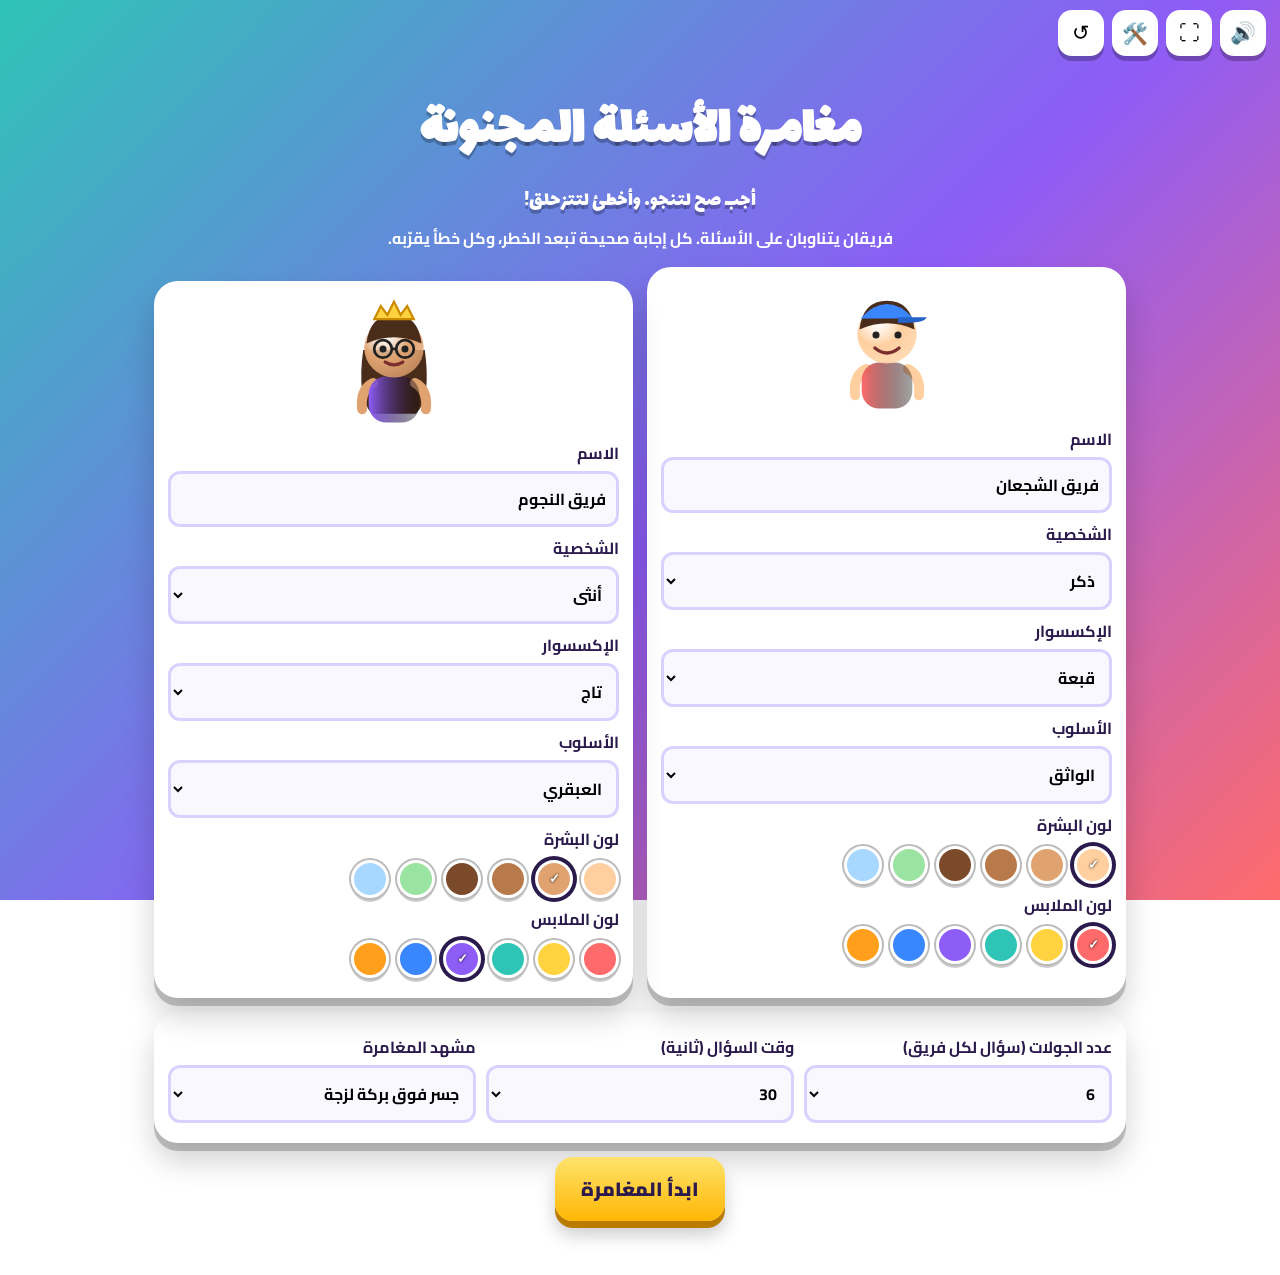
<file: index.html>
<!DOCTYPE html>
<html lang="ar" dir="rtl">
<head>
<meta charset="utf-8">
<meta name="viewport" content="width=device-width, initial-scale=1">
<title>مغامرة الأسئلة</title>
<link rel="preconnect" href="https://fonts.googleapis.com">
<link href="https://fonts.googleapis.com/css2?family=Cairo:wght@500;700;900&family=Lalezar&display=swap" rel="stylesheet">
<link rel="stylesheet" href="style.css">
</head>
<body>
<header class="bar">
  <button id="bSound" class="mini" aria-label="الصوت">🔊</button>
  <button id="bFull" class="mini" aria-label="ملء الشاشة">⛶</button>
  <a class="mini" href="builder.html" aria-label="محرّر اللعبة" style="text-decoration:none;display:grid;place-items:center">🛠️</a>
  <button id="bReset" class="mini" aria-label="إعادة اللعبة">↺</button>
</header>
<main>
<section id="s-start" class="screen">
  <h1 id="title"></h1><h2 id="subtitle"></h2><p id="desc"></p>
  <div id="setup" class="duo"></div>
  <div class="card opts">
    <label>عدد الجولات (سؤال لكل فريق) <select id="oCount"></select></label>
    <label>وقت السؤال (ثانية) <select id="oTime"></select></label>
    <label>مشهد المغامرة <select id="oScene"></select></label>
  </div>
  <button id="bStart" class="big">ابدأ المغامرة</button>
</section>

<section id="s-play" class="screen" hidden>
  <div class="duo" id="arena"></div>
  <div class="card q">
    <div class="row"><b id="qTurn"></b><span id="qCat" class="tag"></span><span id="qPts" class="tag"></span><span id="qTime" class="timer" role="timer">0</span></div>
    <p id="qText"></p>
    <div id="qOpts" class="opts4"></div>
    <div id="jk" class="row"></div>
    <div id="qAns" class="ans" hidden></div>
    <p id="qMsg" class="msg" aria-live="polite"></p>
    <div class="row" id="judge">
      <button id="bOk" class="big ok">✔ إجابة صحيحة</button>
      <button id="bNo" class="big no">✖ إجابة خاطئة</button>
    </div>
    <button id="bNext" class="big" hidden>التالي</button>
  </div>
</section>

<section id="s-end" class="screen" hidden>
  <h1 id="endTitle"></h1>
  <div class="duo" id="endArena"></div>
  <p id="endScore" class="msg"></p>
  <div class="row">
    <button id="bSkip" class="big alt">تخطي المشهد</button>
    <button id="bAgain" class="big">إعادة اللعب</button>
    <button id="bNew" class="big alt">لعبة جديدة</button>
  </div>
</section>
</main>
<div id="confetti" aria-hidden="true"></div>
<script src="config.js"></script>
<script src="store.js"></script>
<script src="game.js"></script>
</body>
</html>
</file>
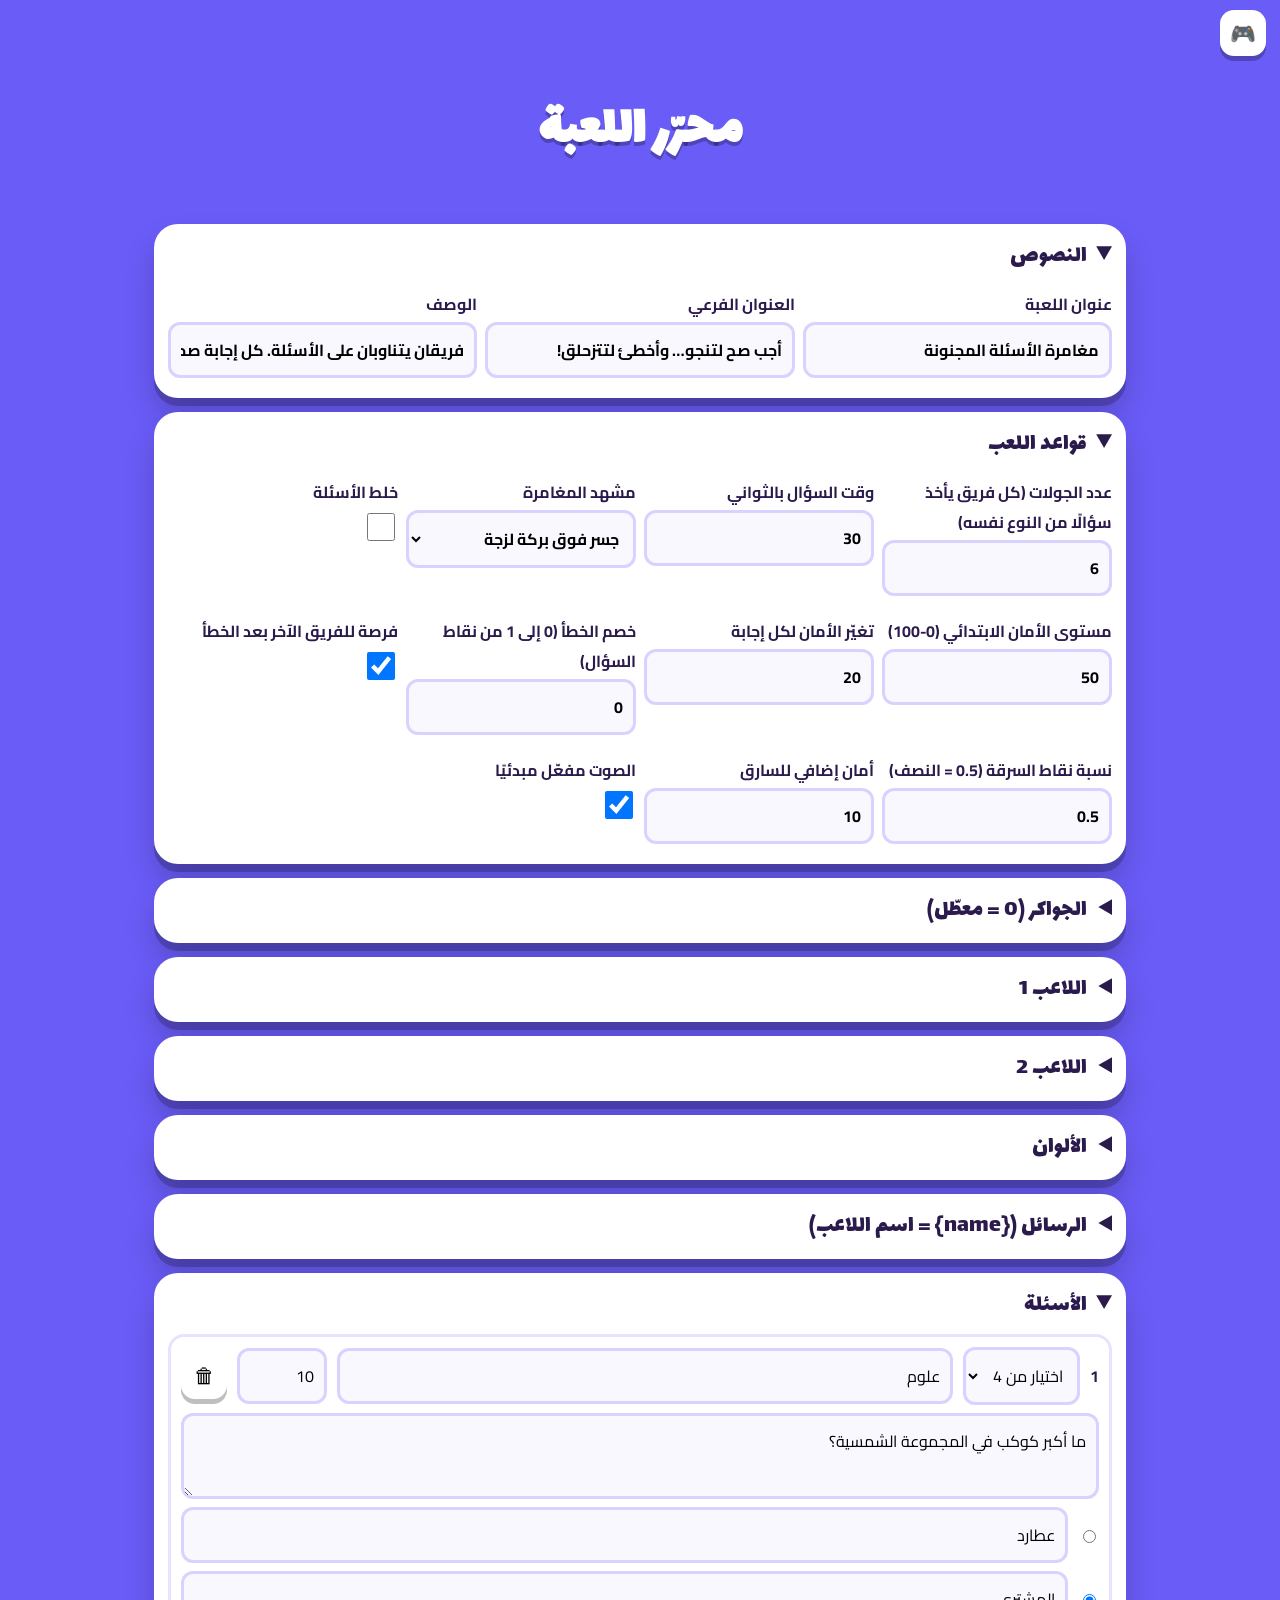
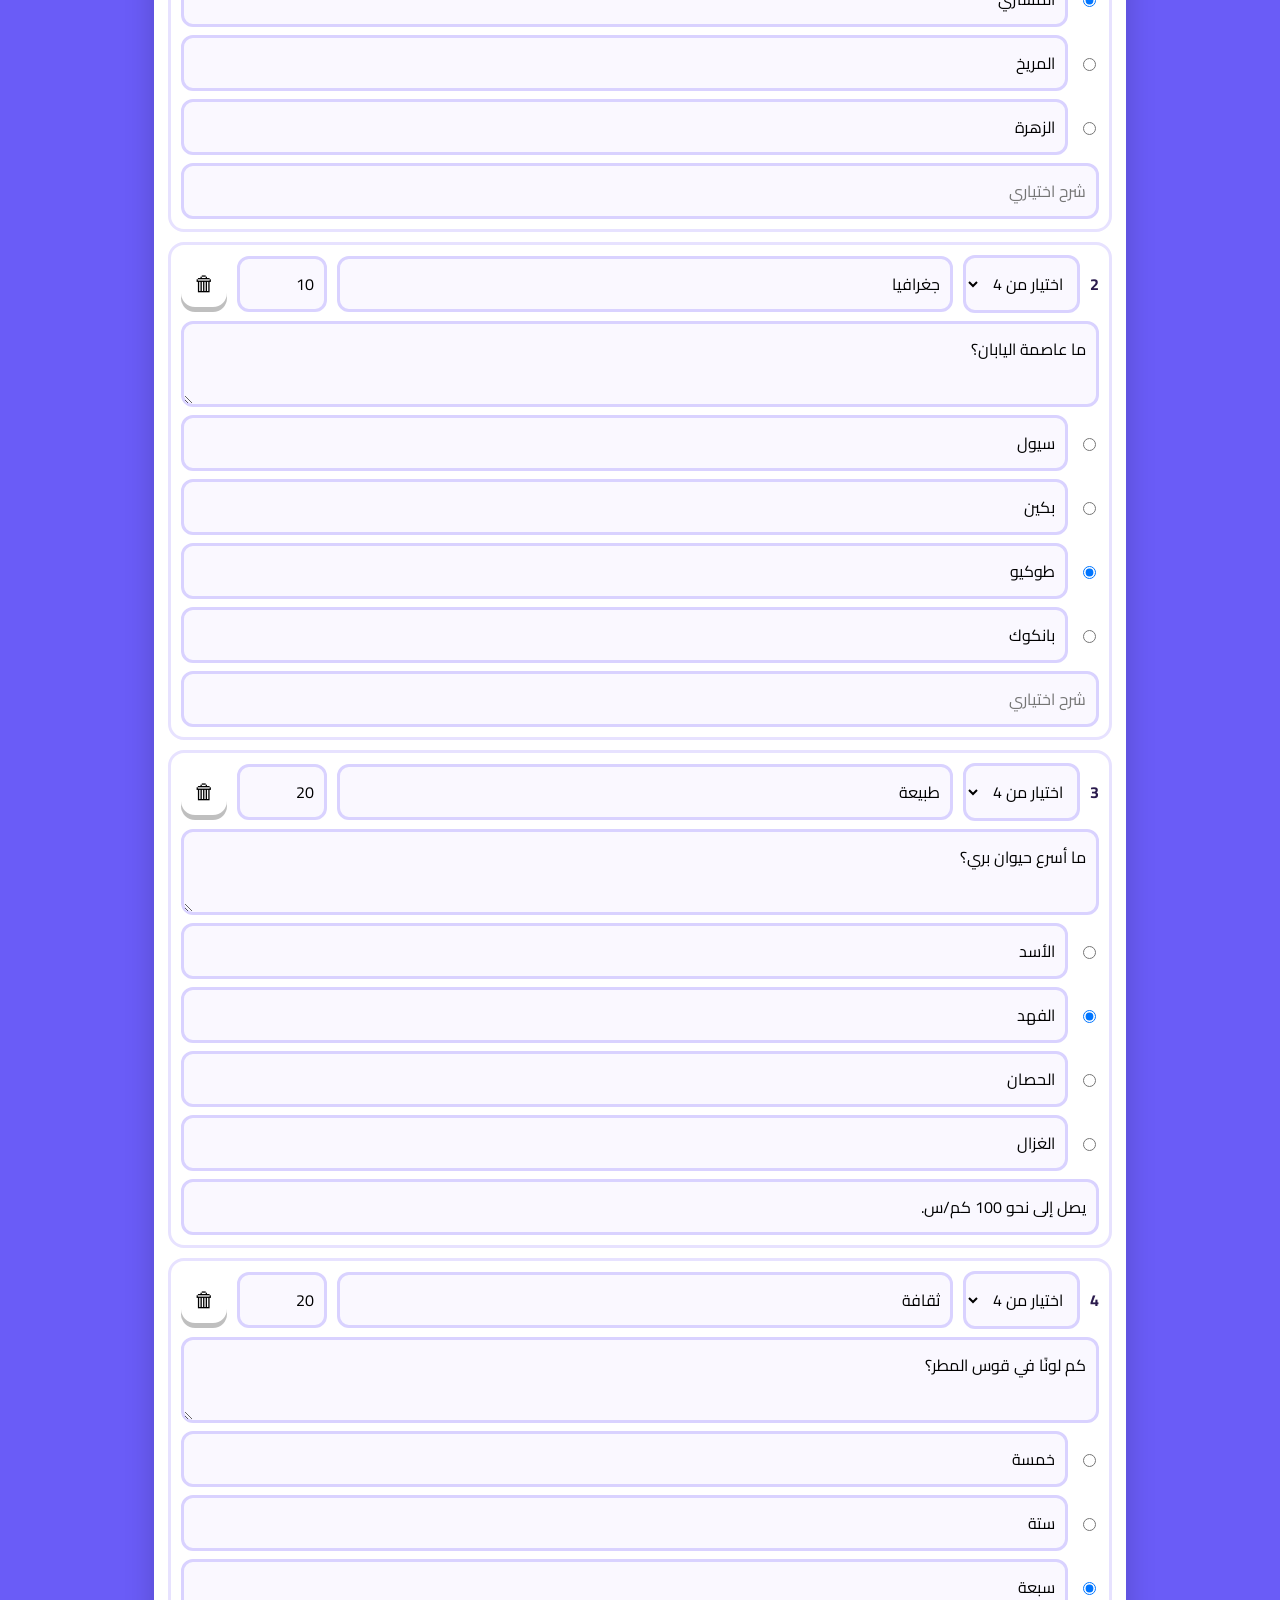
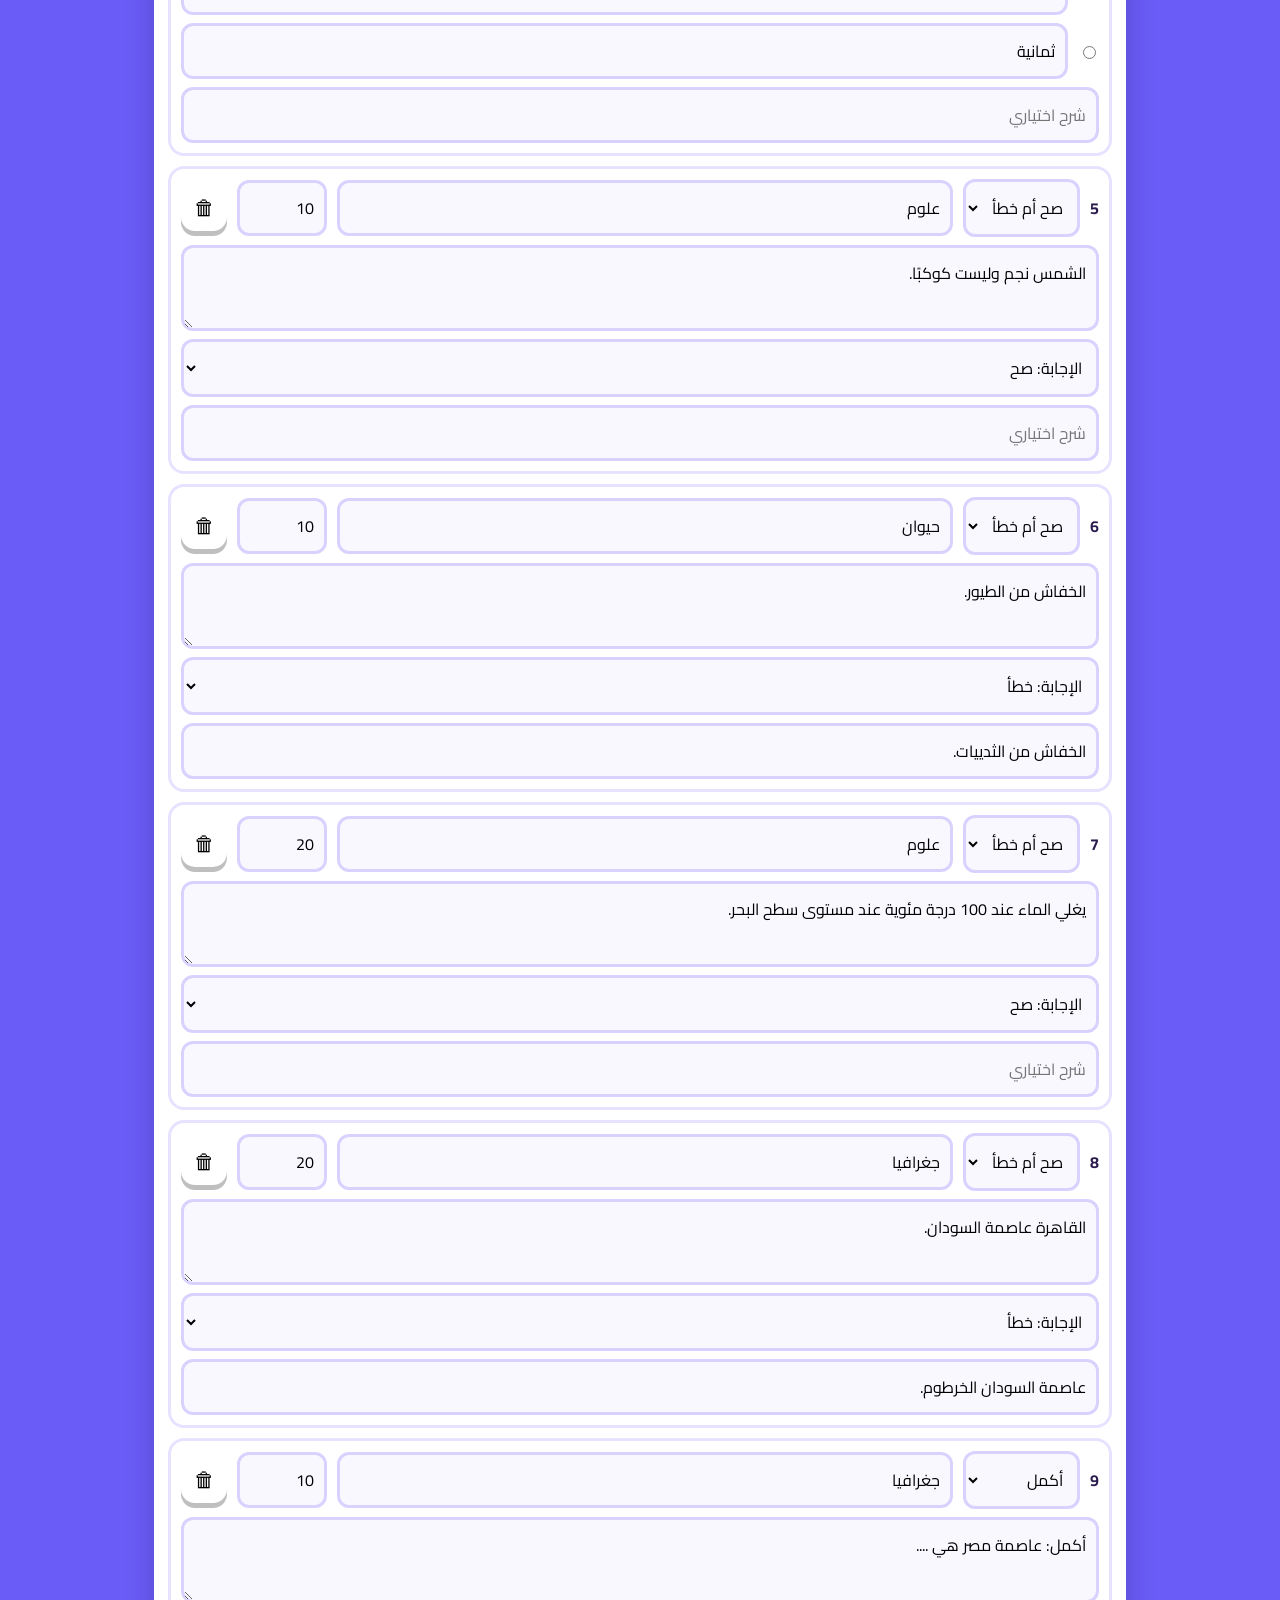
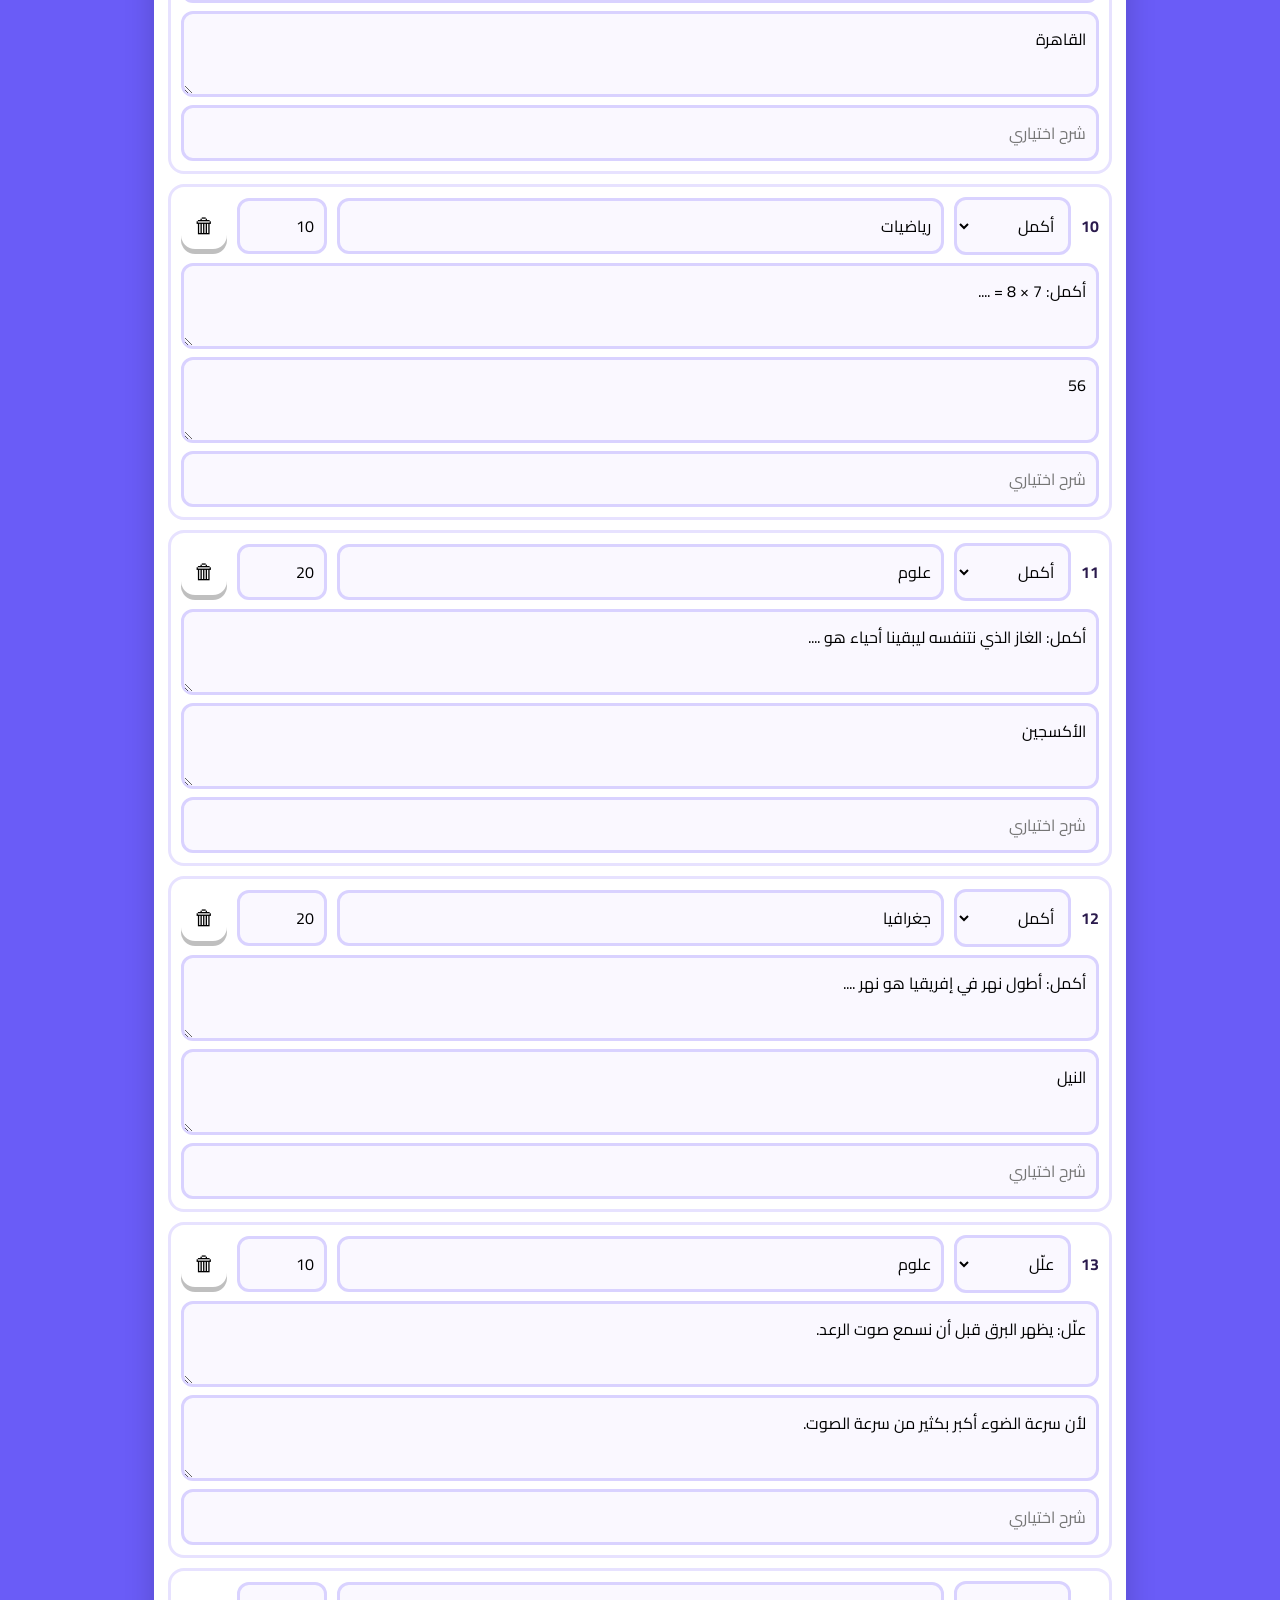
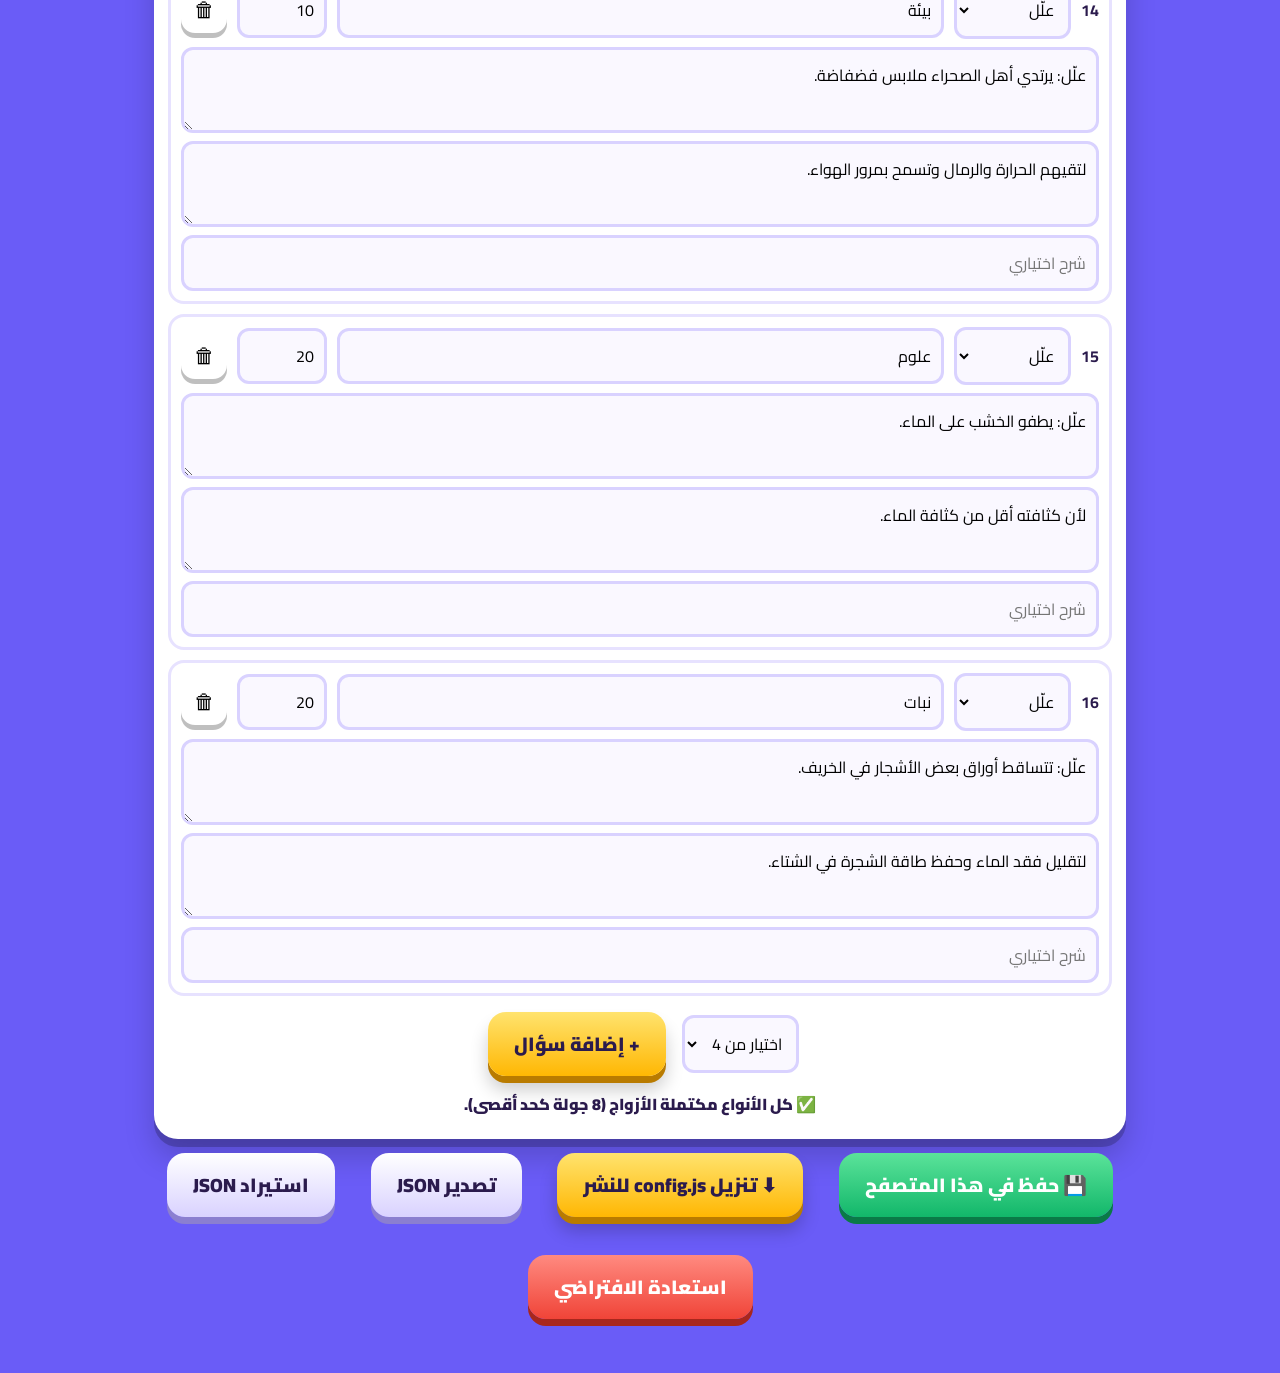
<file: builder.html>
<!DOCTYPE html>
<html lang="ar" dir="rtl">
<head>
<meta charset="utf-8">
<meta name="viewport" content="width=device-width, initial-scale=1">
<title>محرّر اللعبة</title>
<link href="https://fonts.googleapis.com/css2?family=Cairo:wght@500;700;900&family=Lalezar&display=swap" rel="stylesheet">
<link rel="stylesheet" href="style.css">
</head>
<body>
<header class="bar"><a class="mini" href="index.html" aria-label="العب الآن" style="text-decoration:none;display:grid;place-items:center">🎮</a></header>
<main>
  <h1>محرّر اللعبة</h1>
  <p id="bmsg" class="msg" style="color:#fff" aria-live="polite"></p>
  <div id="bb"></div>
  <details class="card" open><summary>الأسئلة</summary>
    <div id="qs"></div>
    <div class="row"><select id="newT" aria-label="نوع السؤال الجديد"></select><button class="big" id="addQ" style="margin:6px">+ إضافة سؤال</button></div>
    <p id="warn" class="msg"></p>
  </details>
  <div class="row">
    <button id="save" class="big ok">💾 حفظ في هذا المتصفح</button>
    <button id="dl" class="big">⬇ تنزيل config.js للنشر</button>
    <button id="exp" class="big alt">تصدير JSON</button>
    <label class="big alt" style="cursor:pointer">استيراد JSON<input id="imp" type="file" accept=".json" hidden></label>
    <button id="rst" class="big no">استعادة الافتراضي</button>
  </div>
</main>
<script src="config.js"></script>
<script src="store.js"></script>
<script src="builder.js"></script>
</body>
</html>
</file>
<file: style.css>
:root{--bg:#6a5cf7;--card:#fff;--ink:#2b1b4d;--accent:#ffd23f;--ok:#12b76a;--no:#f04438}
*{box-sizing:border-box}
body{margin:0;min-height:100vh;font-family:Cairo,Tahoma,sans-serif;color:var(--ink);background:var(--bg) fixed}
h1,h2{font-family:Lalezar,Cairo,sans-serif;margin:.2em 0;text-align:center;color:#fff;text-shadow:0 4px 0 rgba(0,0,0,.25)}
h1{font-size:clamp(2rem,6vw,3.4rem)}h2{font-size:1.3rem;font-weight:400}
p{margin:.4em 0}#desc{text-align:center;color:#fff;font-weight:700}
main{max-width:1000px;margin:auto;padding:12px 14px 40px}
.bar{display:flex;gap:8px;justify-content:flex-start;padding:10px 14px}
.mini{width:46px;height:46px;border:0;border-radius:14px;font-size:1.3rem;cursor:pointer;background:#fff;box-shadow:0 5px 0 rgba(0,0,0,.25)}
.screen[hidden],[hidden]{display:none!important}
.duo{display:grid;grid-template-columns:1fr 1fr;gap:14px;margin:14px 0}
@media(max-width:640px){.duo{grid-template-columns:1fr}}
.card{background:var(--card);border-radius:24px;padding:14px;box-shadow:0 8px 0 rgba(0,0,0,.2),0 18px 30px rgba(0,0,0,.18)}
.card label{display:flex;flex-direction:column;gap:3px;font-weight:700;margin:6px 0}
input,select{font:inherit;padding:10px;border-radius:12px;border:3px solid #d9d2ff;background:#faf8ff}
input:focus-visible,select:focus-visible,button:focus-visible{outline:4px solid var(--accent);outline-offset:2px}
.opts{display:grid;grid-template-columns:repeat(auto-fit,minmax(180px,1fr));gap:10px}
.pv svg{width:110px;display:block;margin:0 auto}
.sw{display:flex;gap:8px;flex-wrap:wrap;margin:6px 0}
.sw button{width:38px;height:38px;border-radius:50%;border:3px solid #fff;box-shadow:0 0 0 2px #bbb,0 4px 0 rgba(0,0,0,.2);cursor:pointer}
.sw button[aria-pressed=true]{box-shadow:0 0 0 4px var(--ink)}
.sw button[aria-pressed=true]::after{content:"✓";color:#fff;font-weight:900;text-shadow:0 0 3px #000}
.big{font:900 1.2rem Cairo,sans-serif;padding:14px 26px;border:0;border-radius:18px;color:var(--ink);background:linear-gradient(#ffe36e,#ffb703);box-shadow:0 7px 0 #b97b00,0 14px 18px rgba(0,0,0,.2);cursor:pointer;display:block;margin:14px auto;transition:transform .12s,box-shadow .12s}
.big:active{transform:translateY(5px);box-shadow:0 2px 0 #b97b00}
.big.ok{background:linear-gradient(#5be39a,var(--ok));box-shadow:0 7px 0 #0a7a47;color:#fff}
.big.no{background:linear-gradient(#ff8a80,var(--no));box-shadow:0 7px 0 #a8271d;color:#fff}
.big.alt{background:linear-gradient(#fff,#d9d2ff);box-shadow:0 7px 0 #8b7fd0}
.row{display:flex;gap:10px;align-items:center;justify-content:center;flex-wrap:wrap}
.tag{background:#efeaff;border-radius:99px;padding:3px 12px;font-weight:700}
.timer{font:2rem Lalezar,sans-serif;min-width:56px;text-align:center;background:var(--ink);color:var(--accent);border-radius:14px;padding:0 10px}
.timer.low{background:var(--no);color:#fff}
#qText{font-size:clamp(1.3rem,3.5vw,1.9rem);font-weight:900;text-align:center;margin:12px 0}
.ans{background:#e8fff3;border:3px dashed var(--ok);border-radius:16px;padding:10px;text-align:center;font-weight:700}
.msg{text-align:center;font-weight:900;min-height:1.6em;color:var(--ink)}#endScore{color:#fff;font-size:1.3rem}
.pl{padding-bottom:10px}.pl.on{outline:6px solid var(--accent);outline-offset:3px}
.pl .head{display:flex;justify-content:space-between;font-weight:900;font-size:1.1rem}
.meter{height:18px;background:#e7e2ff;border-radius:99px;overflow:hidden;margin:6px 0;border:2px solid var(--ink)}
.meter i{display:block;height:100%;background:repeating-linear-gradient(45deg,var(--ok) 0 10px,#5be39a 10px 20px);transition:width .8s}
.st{font-weight:700;text-align:center}
.stage{--d:.5;position:relative;height:210px;overflow:hidden;border-radius:20px;direction:ltr;background:linear-gradient(#8fe3ff,#e9fbff 70%);box-shadow:inset 0 -10px 20px rgba(0,0,0,.12)}
.char{position:absolute;left:calc(50% - 45px);bottom:36px;width:90px;transition:transform .8s;transform:rotate(calc(var(--d)*-7deg));animation:bob 2s ease-in-out infinite;filter:drop-shadow(0 8px 4px rgba(0,0,0,.25))}
.char svg{width:100%;display:block}
.stage.hi .char{animation:shake .35s infinite}
.ground{position:absolute;bottom:0;left:0;right:0;height:38px;background:linear-gradient(#ffd98a,#d49a3a);border-top:5px solid #b97b00}
.slime,.hazard,.shield{display:none;position:absolute}
.scene-slime .ground{bottom:44px;height:14px;left:12%;right:12%;border-radius:8px;border:0;background:repeating-linear-gradient(90deg,#c98a3d 0 24px,#a86f2d 24px 28px)}
.scene-slime .char{bottom:58px}
.scene-slime .slime{display:block;left:0;right:0;bottom:0;height:calc(34px + var(--d)*60px);background:linear-gradient(#b6f23c,#5fa800);border-radius:40% 40% 0 0/14px 14px 0 0;transition:height .8s;box-shadow:0 -6px 12px rgba(120,200,0,.5)}
.scene-rock .hazard,.scene-snake .hazard{display:block;font-size:56px;bottom:34px;right:calc(-18% + var(--d)*48%);transition:right .8s;line-height:1;animation:bob 1.2s infinite}
.shield{inset:20px calc(50% - 60px) 30px;border-radius:50%;background:radial-gradient(rgba(255,255,255,.1),rgba(255,230,100,.55));box-shadow:0 0 30px 8px #ffe36e;opacity:0;transition:opacity .6s}
.stage.safe .shield{display:block;opacity:1}
.stage.win .char{animation:jump .7s infinite;transform:none}
.stage.lose .char{transform:translateY(38px) rotate(25deg);animation:none}
.stage.lose::after{content:"🛏️🛏️🛏️";position:absolute;bottom:4px;left:0;right:0;text-align:center;font-size:2.4rem}
.stage.win::before{content:"✨";position:absolute;top:8px;left:12%;font-size:2.4rem}
.stage.win .ground{background:linear-gradient(#fff3a8,#ffd23f);box-shadow:0 0 25px #fff3a8}
#confetti{position:fixed;inset:0;pointer-events:none;overflow:hidden}
#confetti i{position:absolute;top:-20px;width:10px;height:16px;animation:fall linear forwards}
@keyframes bob{50%{translate:0 -5px}}
@keyframes shake{25%{translate:-3px 0}75%{translate:3px 0}}
@keyframes jump{50%{translate:0 -22px}}
@keyframes fall{to{transform:translateY(110vh) rotate(720deg)}}
@media(prefers-reduced-motion:reduce),.still{}
@media(prefers-reduced-motion:reduce){*{animation:none!important;transition:none!important}#confetti{display:none}}
body.still *{animation:none!important}body.still #confetti{display:none}
/* ===== أسئلة وجواكر ===== */
.opts4{display:grid;grid-template-columns:1fr 1fr;gap:10px}
@media(max-width:520px){.opts4{grid-template-columns:1fr}}
.opt{font:700 1.15rem Cairo,sans-serif;padding:14px;border-radius:16px;border:3px solid var(--ink);background:#fff;color:var(--ink);cursor:pointer;box-shadow:0 5px 0 rgba(0,0,0,.25)}
.opt:active:not(:disabled){transform:translateY(4px);box-shadow:0 1px 0 rgba(0,0,0,.25)}
.opt:disabled{opacity:.6;cursor:default}.opt.right{background:#c9f7de;opacity:1}.opt.bad{background:#ffd9d6;text-decoration:line-through}
.jkb{font:700 1rem Cairo,sans-serif;padding:8px 14px;border-radius:99px;border:0;background:linear-gradient(#ffe36e,#ffb703);box-shadow:0 4px 0 #b97b00;cursor:pointer;color:var(--ink)}
.jkb:disabled{opacity:.4;cursor:default}
/* ===== مشهد أكثر واقعية ===== */
.stage{perspective:600px}
.arm{transform-box:fill-box;transform-origin:50% 0}
.bridge,.wow,.flash,.ringb{display:none;position:absolute}
.scene-slime .ground{display:none}
.scene-slime .bridge{display:block;bottom:44px;left:8%;right:8%;height:16px;border-radius:6px;background:repeating-linear-gradient(90deg,#c98a3d 0 24px,#6b4318 24px 27px);box-shadow:0 6px 0 #5a3812;transform:rotate(calc(var(--d)*-3deg));transform-origin:15% 50%;transition:transform .8s}
.scene-slime .bridge::before{content:"";position:absolute;left:0;right:0;top:-34px;height:4px;background:#6b4318;box-shadow:0 34px 0 -1px #6b4318}
.slime b{position:absolute;top:-6px;width:14px;height:14px;border-radius:50%;background:#d7ff7a;animation:bub 1.6s infinite}
.slime b:nth-child(1){left:15%}.slime b:nth-child(2){left:50%;animation-delay:.5s}.slime b:nth-child(3){left:80%;animation-delay:1s}
.flash{inset:0;background:radial-gradient(transparent 35%,rgba(255,0,0,.6));pointer-events:none}
.wow{top:10px;left:calc(50% + 24px);font-size:2.2rem}
.ringb{bottom:34px;left:calc(50% - 32px);font-size:64px;line-height:1;z-index:3}
.stage.ring .ringb{display:block;animation:bob 2s infinite}.stage.ring .char{bottom:30px;z-index:2}
.stage.alarm{animation:quake .1s infinite}
.stage.alarm .flash{display:block;animation:blink .35s infinite}.stage.alarm .wow{display:block;animation:bob .3s infinite}
.stage.alarm .char{animation:flail .22s infinite;transform-origin:50% 100%}
.stage.alarm .arm.l{animation:armL .18s infinite}.stage.alarm .arm.r{animation:armR .18s infinite}
.stage.alarm .bridge{animation:creak .2s infinite}
.stage.alarm .slime{height:calc(62px + var(--d)*60px)}
.stage.alarm .hazard{right:calc(-8% + var(--d)*48%)}
.stage.fall .char{transition:transform 1s cubic-bezier(.6,0,1,.7),opacity .4s .6s;transform:translateY(140px) rotate(220deg);opacity:0;animation:none}
.stage.fall .slime{height:calc(100px + var(--d)*40px)}
@keyframes quake{25%{transform:translate(-2px,1px)}75%{transform:translate(2px,-1px)}}
@keyframes blink{50%{opacity:.25}}
@keyframes flail{0%,100%{transform:rotate(-20deg) translateX(-8px)}50%{transform:rotate(16deg) translateX(10px)}}
@keyframes armL{0%,100%{transform:rotate(-80deg)}50%{transform:rotate(25deg)}}
@keyframes armR{0%,100%{transform:rotate(80deg)}50%{transform:rotate(-25deg)}}
@keyframes creak{50%{transform:rotate(calc(var(--d)*-3deg + 8deg))}}
@keyframes bub{50%{translate:0 -10px;opacity:.5}}
/* ===== المحرّر ===== */
.card h2,details summary{color:var(--ink);text-shadow:none;font-family:Lalezar,Cairo,sans-serif;font-size:1.5rem;text-align:start;cursor:pointer}
.fg{display:grid;grid-template-columns:repeat(auto-fit,minmax(220px,1fr));gap:8px;margin-top:8px}
textarea{font:inherit;padding:10px;border-radius:12px;border:3px solid #d9d2ff;background:#faf8ff;width:100%}
input[type=color]{height:44px;padding:2px;width:100%}input[type=checkbox]{width:28px;height:28px}
.qc{border:3px solid #e7e2ff;border-radius:16px;padding:10px;margin:10px 0;display:grid;gap:8px}
.qc .row input:not([type]),.qc .row input[type=text]{flex:1;min-width:120px}
.card+.card,details.card{margin-top:14px}
</file>
